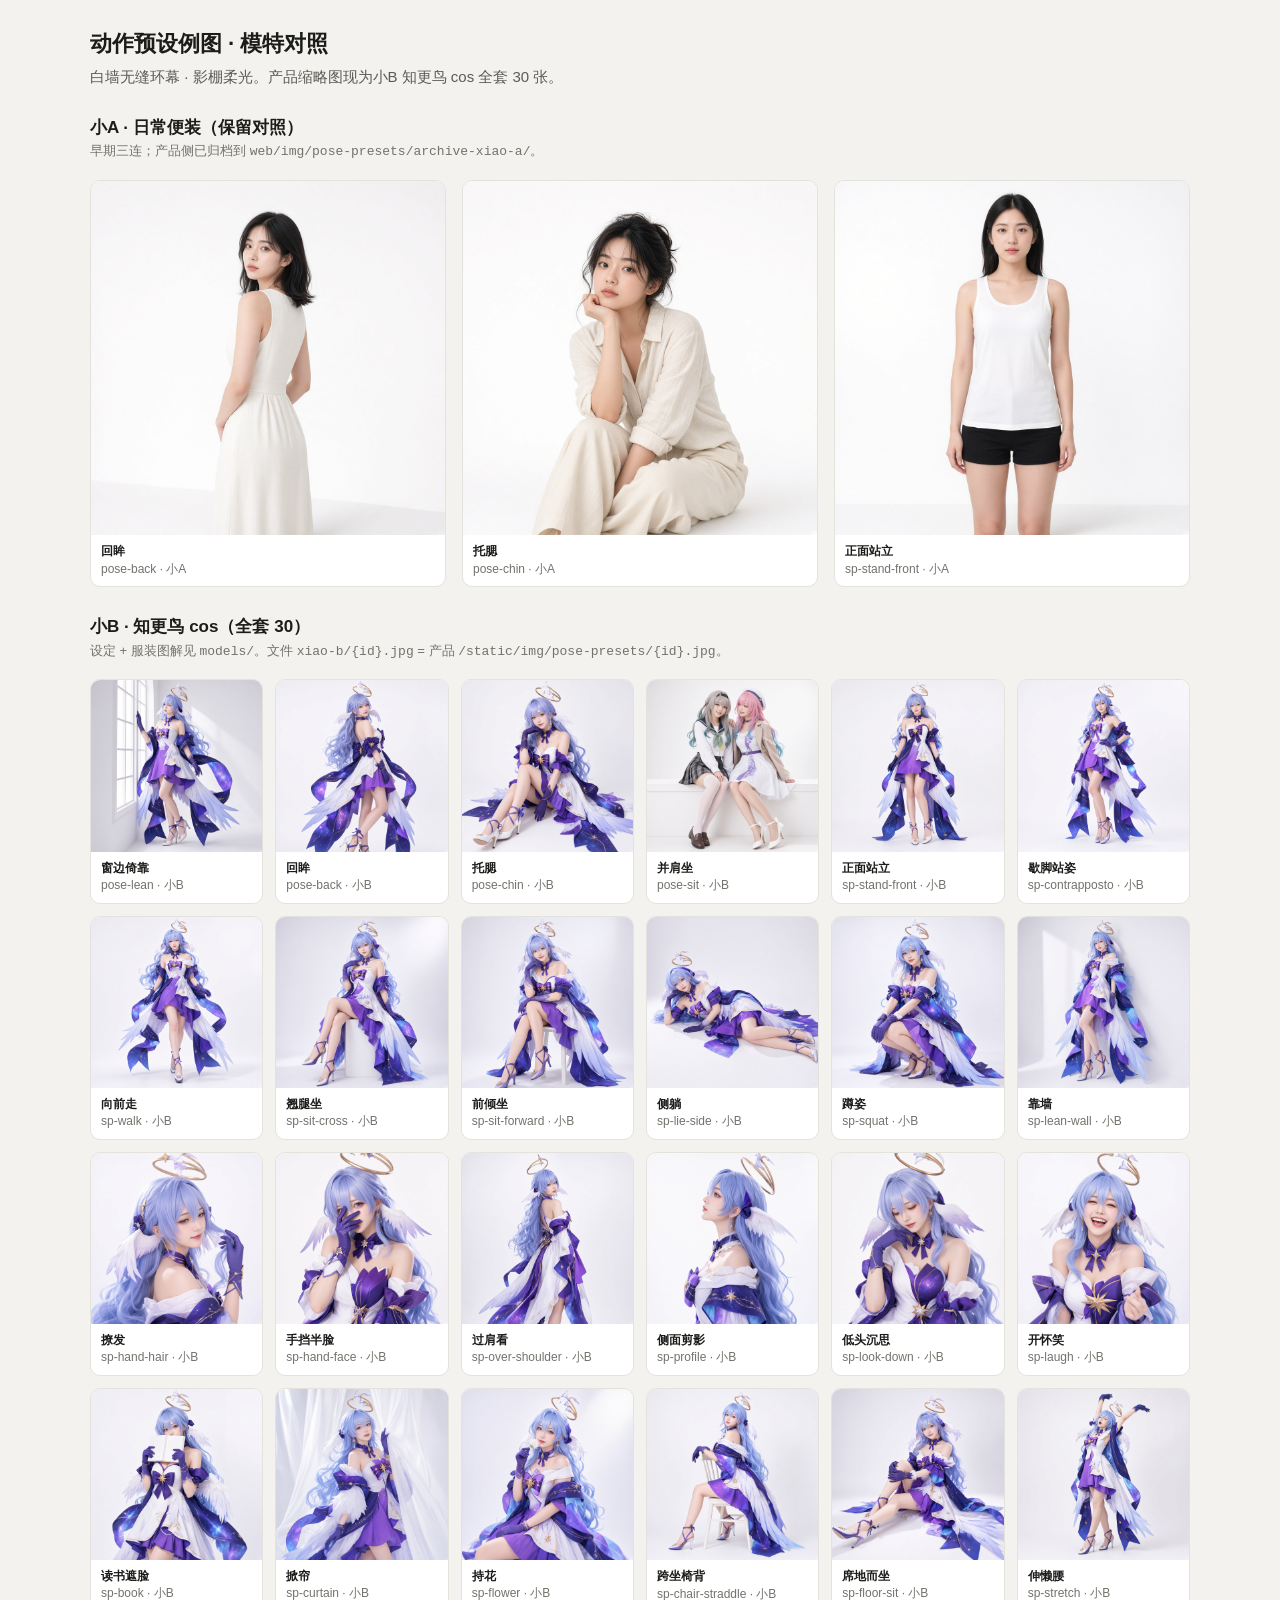
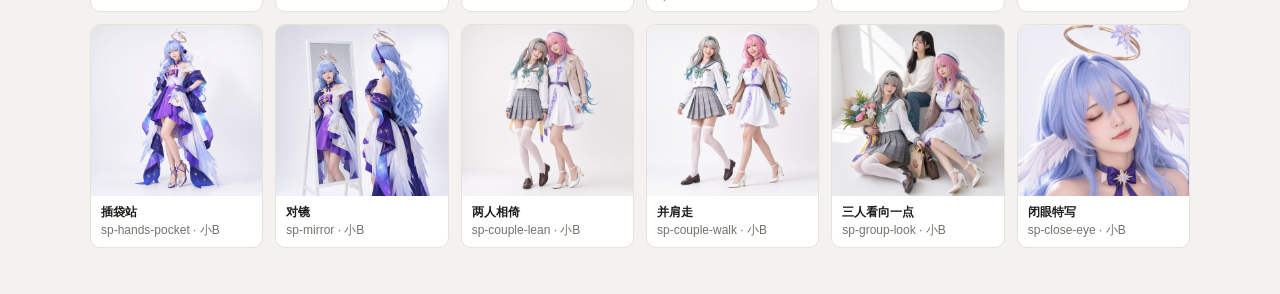
<file: docs/design/pose-preset-refs/preview.html>
<!doctype html>
<meta charset="utf-8">
<title>动作预设例图 · 小A / 小B</title>
<style>
  body{margin:0;font:15px/1.45 -apple-system,"PingFang SC",sans-serif;background:#f3f2ef;color:#1c1c1a}
  main{max-width:1100px;margin:0 auto;padding:28px 20px 48px}
  h1{font-size:22px;font-weight:650;margin:0 0 6px}
  h2{font-size:17px;font-weight:650;margin:28px 0 8px}
  p{margin:0 0 16px;color:#5c5a55}
  .grid{display:grid;grid-template-columns:repeat(auto-fill,minmax(160px,1fr));gap:12px}
  .grid3{display:grid;grid-template-columns:repeat(3,1fr);gap:16px}
  figure{margin:0;background:#fff;border:1px solid #e4e2dc;border-radius:10px;overflow:hidden}
  img{display:block;width:100%;aspect-ratio:1;object-fit:cover;background:#fff}
  figcaption{padding:8px 10px;font-size:12px}
  .tag{color:#74726c}
  .note{font-size:13px;color:#74726c;margin:-6px 0 18px}
  @media(max-width:720px){.grid3{grid-template-columns:1fr}}
</style>
<main>
  <h1>动作预设例图 · 模特对照</h1>
  <p>白墙无缝环幕 · 影棚柔光。产品缩略图现为小B 知更鸟 cos 全套 30 张。</p>

  <h2>小A · 日常便装（保留对照）</h2>
  <p class="note">早期三连；产品侧已归档到 <code>web/img/pose-presets/archive-xiao-a/</code>。</p>
  <div class="grid3">
    <figure><img src="lookback.jpg" alt="小A 回眸"><figcaption><b>回眸</b><div class="tag">pose-back · 小A</div></figcaption></figure>
    <figure><img src="chinrest.jpg" alt="小A 托腮"><figcaption><b>托腮</b><div class="tag">pose-chin · 小A</div></figcaption></figure>
    <figure><img src="frontstand.jpg" alt="小A 正面"><figcaption><b>正面站立</b><div class="tag">sp-stand-front · 小A</div></figcaption></figure>
  </div>

  <h2>小B · 知更鸟 cos（全套 30）</h2>
  <p class="note">设定 + 服装图解见 <code>models/</code>。文件 <code>xiao-b/{id}.jpg</code> = 产品 <code>/static/img/pose-presets/{id}.jpg</code>。</p>
  <div class="grid">
    <figure>
      <img src="xiao-b/pose-lean.jpg" alt="窗边倚靠">
      <figcaption><b>窗边倚靠</b><div class="tag">pose-lean · 小B</div></figcaption>
    </figure>
    <figure>
      <img src="xiao-b/pose-back.jpg" alt="回眸">
      <figcaption><b>回眸</b><div class="tag">pose-back · 小B</div></figcaption>
    </figure>
    <figure>
      <img src="xiao-b/pose-chin.jpg" alt="托腮">
      <figcaption><b>托腮</b><div class="tag">pose-chin · 小B</div></figcaption>
    </figure>
    <figure>
      <img src="xiao-b/pose-sit.jpg" alt="并肩坐">
      <figcaption><b>并肩坐</b><div class="tag">pose-sit · 小B</div></figcaption>
    </figure>
    <figure>
      <img src="xiao-b/sp-stand-front.jpg" alt="正面站立">
      <figcaption><b>正面站立</b><div class="tag">sp-stand-front · 小B</div></figcaption>
    </figure>
    <figure>
      <img src="xiao-b/sp-contrapposto.jpg" alt="歇脚站姿">
      <figcaption><b>歇脚站姿</b><div class="tag">sp-contrapposto · 小B</div></figcaption>
    </figure>
    <figure>
      <img src="xiao-b/sp-walk.jpg" alt="向前走">
      <figcaption><b>向前走</b><div class="tag">sp-walk · 小B</div></figcaption>
    </figure>
    <figure>
      <img src="xiao-b/sp-sit-cross.jpg" alt="翘腿坐">
      <figcaption><b>翘腿坐</b><div class="tag">sp-sit-cross · 小B</div></figcaption>
    </figure>
    <figure>
      <img src="xiao-b/sp-sit-forward.jpg" alt="前倾坐">
      <figcaption><b>前倾坐</b><div class="tag">sp-sit-forward · 小B</div></figcaption>
    </figure>
    <figure>
      <img src="xiao-b/sp-lie-side.jpg" alt="侧躺">
      <figcaption><b>侧躺</b><div class="tag">sp-lie-side · 小B</div></figcaption>
    </figure>
    <figure>
      <img src="xiao-b/sp-squat.jpg" alt="蹲姿">
      <figcaption><b>蹲姿</b><div class="tag">sp-squat · 小B</div></figcaption>
    </figure>
    <figure>
      <img src="xiao-b/sp-lean-wall.jpg" alt="靠墙">
      <figcaption><b>靠墙</b><div class="tag">sp-lean-wall · 小B</div></figcaption>
    </figure>
    <figure>
      <img src="xiao-b/sp-hand-hair.jpg" alt="撩发">
      <figcaption><b>撩发</b><div class="tag">sp-hand-hair · 小B</div></figcaption>
    </figure>
    <figure>
      <img src="xiao-b/sp-hand-face.jpg" alt="手挡半脸">
      <figcaption><b>手挡半脸</b><div class="tag">sp-hand-face · 小B</div></figcaption>
    </figure>
    <figure>
      <img src="xiao-b/sp-over-shoulder.jpg" alt="过肩看">
      <figcaption><b>过肩看</b><div class="tag">sp-over-shoulder · 小B</div></figcaption>
    </figure>
    <figure>
      <img src="xiao-b/sp-profile.jpg" alt="侧面剪影">
      <figcaption><b>侧面剪影</b><div class="tag">sp-profile · 小B</div></figcaption>
    </figure>
    <figure>
      <img src="xiao-b/sp-look-down.jpg" alt="低头沉思">
      <figcaption><b>低头沉思</b><div class="tag">sp-look-down · 小B</div></figcaption>
    </figure>
    <figure>
      <img src="xiao-b/sp-laugh.jpg" alt="开怀笑">
      <figcaption><b>开怀笑</b><div class="tag">sp-laugh · 小B</div></figcaption>
    </figure>
    <figure>
      <img src="xiao-b/sp-book.jpg" alt="读书遮脸">
      <figcaption><b>读书遮脸</b><div class="tag">sp-book · 小B</div></figcaption>
    </figure>
    <figure>
      <img src="xiao-b/sp-curtain.jpg" alt="掀帘">
      <figcaption><b>掀帘</b><div class="tag">sp-curtain · 小B</div></figcaption>
    </figure>
    <figure>
      <img src="xiao-b/sp-flower.jpg" alt="持花">
      <figcaption><b>持花</b><div class="tag">sp-flower · 小B</div></figcaption>
    </figure>
    <figure>
      <img src="xiao-b/sp-chair-straddle.jpg" alt="跨坐椅背">
      <figcaption><b>跨坐椅背</b><div class="tag">sp-chair-straddle · 小B</div></figcaption>
    </figure>
    <figure>
      <img src="xiao-b/sp-floor-sit.jpg" alt="席地而坐">
      <figcaption><b>席地而坐</b><div class="tag">sp-floor-sit · 小B</div></figcaption>
    </figure>
    <figure>
      <img src="xiao-b/sp-stretch.jpg" alt="伸懒腰">
      <figcaption><b>伸懒腰</b><div class="tag">sp-stretch · 小B</div></figcaption>
    </figure>
    <figure>
      <img src="xiao-b/sp-hands-pocket.jpg" alt="插袋站">
      <figcaption><b>插袋站</b><div class="tag">sp-hands-pocket · 小B</div></figcaption>
    </figure>
    <figure>
      <img src="xiao-b/sp-mirror.jpg" alt="对镜">
      <figcaption><b>对镜</b><div class="tag">sp-mirror · 小B</div></figcaption>
    </figure>
    <figure>
      <img src="xiao-b/sp-couple-lean.jpg" alt="两人相倚">
      <figcaption><b>两人相倚</b><div class="tag">sp-couple-lean · 小B</div></figcaption>
    </figure>
    <figure>
      <img src="xiao-b/sp-couple-walk.jpg" alt="并肩走">
      <figcaption><b>并肩走</b><div class="tag">sp-couple-walk · 小B</div></figcaption>
    </figure>
    <figure>
      <img src="xiao-b/sp-group-look.jpg" alt="三人看向一点">
      <figcaption><b>三人看向一点</b><div class="tag">sp-group-look · 小B</div></figcaption>
    </figure>
    <figure>
      <img src="xiao-b/sp-close-eye.jpg" alt="闭眼特写">
      <figcaption><b>闭眼特写</b><div class="tag">sp-close-eye · 小B</div></figcaption>
    </figure>
  </div>
</main>
</file>
